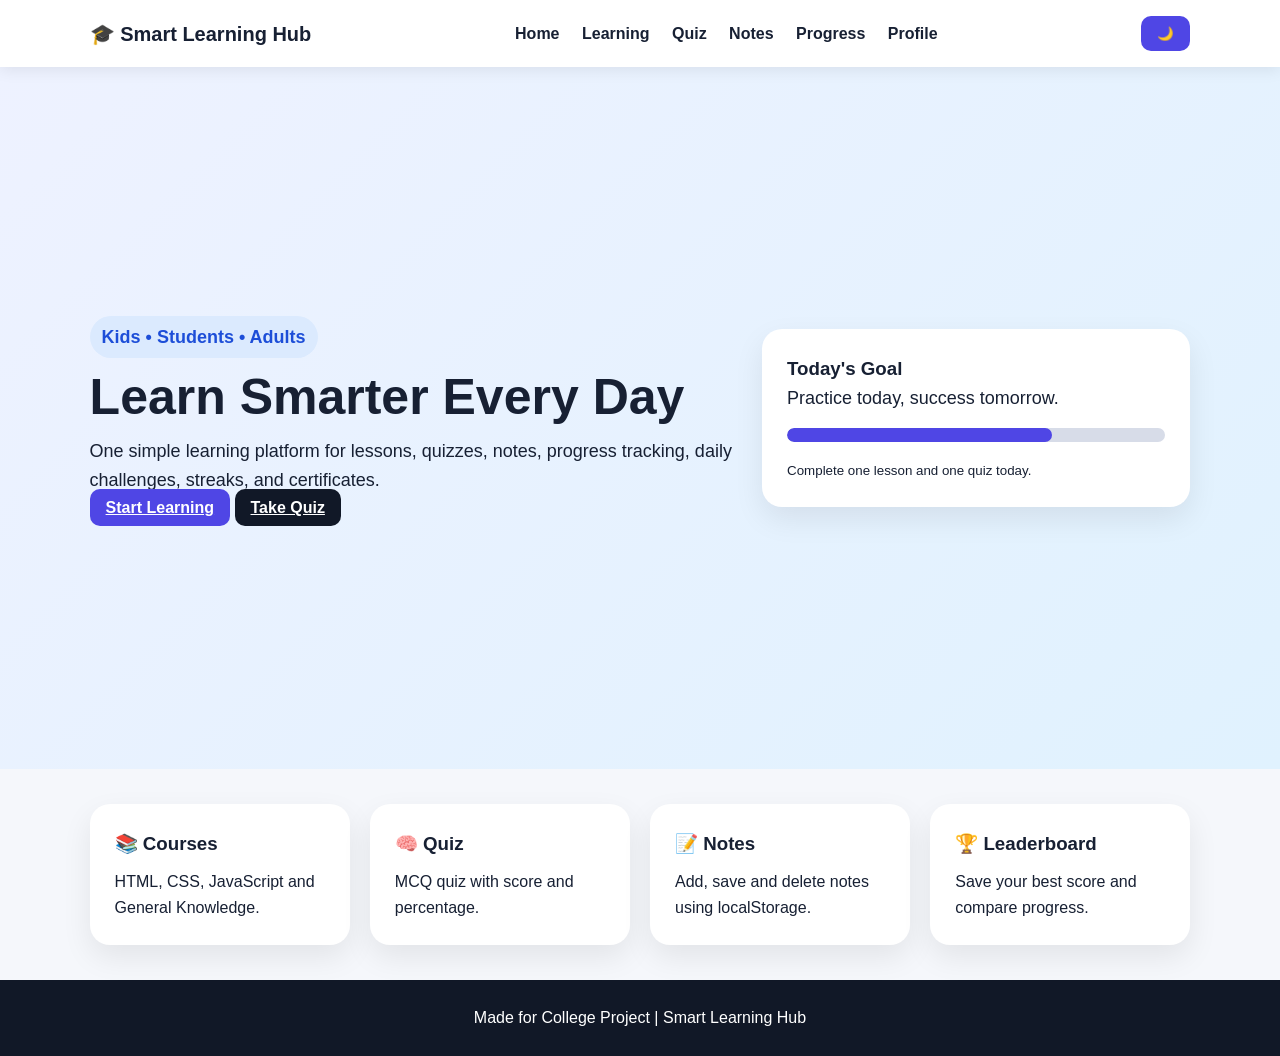
<file: index.html>
<!DOCTYPE html>
<html lang="en">
<head>
  <meta charset="UTF-8" />
  <meta name="viewport" content="width=device-width, initial-scale=1.0" />
  <title>Smart Learning Hub</title>
  <link rel="stylesheet" href="style.css" />
</head>
<body>
  <header class="navbar">
    <div class="logo">🎓 Smart Learning Hub</div>
    <nav id="navLinks">
      <a href="index.html">Home</a>
      <a href="learning.html">Learning</a>
      <a href="quiz.html">Quiz</a>
      <a href="notes.html">Notes</a>
      <a href="progress.html">Progress</a>
      <a href="profile.html">Profile</a>
    </nav>
    <button class="theme-btn" onclick="toggleTheme()">🌙</button>
    <button class="menu-btn" onclick="toggleMenu()">☰</button>
  </header>

  <section class="hero">
    <div>
      <p class="badge">Kids • Students • Adults</p>
      <h1>Learn Smarter Every Day</h1>
      <p>One simple learning platform for lessons, quizzes, notes, progress tracking, daily challenges, streaks, and certificates.</p>
      <a class="btn" href="learning.html">Start Learning</a>
      <a class="btn secondary" href="quiz.html">Take Quiz</a>
    </div>
    <div class="hero-card">
      <h3>Today's Goal</h3>
      <p id="quote">Loading...</p>
      <div class="progress-line"><span style="width: 70%"></span></div>
      <small>Complete one lesson and one quiz today.</small>
    </div>
  </section>

  <section class="cards">
    <div class="card"><h3>📚 Courses</h3><p>HTML, CSS, JavaScript and General Knowledge.</p></div>
    <div class="card"><h3>🧠 Quiz</h3><p>MCQ quiz with score and percentage.</p></div>
    <div class="card"><h3>📝 Notes</h3><p>Add, save and delete notes using localStorage.</p></div>
    <div class="card"><h3>🏆 Leaderboard</h3><p>Save your best score and compare progress.</p></div>
  </section>

  <footer>Made for College Project | Smart Learning Hub</footer>
  <script src="app.js"></script>
  
</body>
</html>
</file>
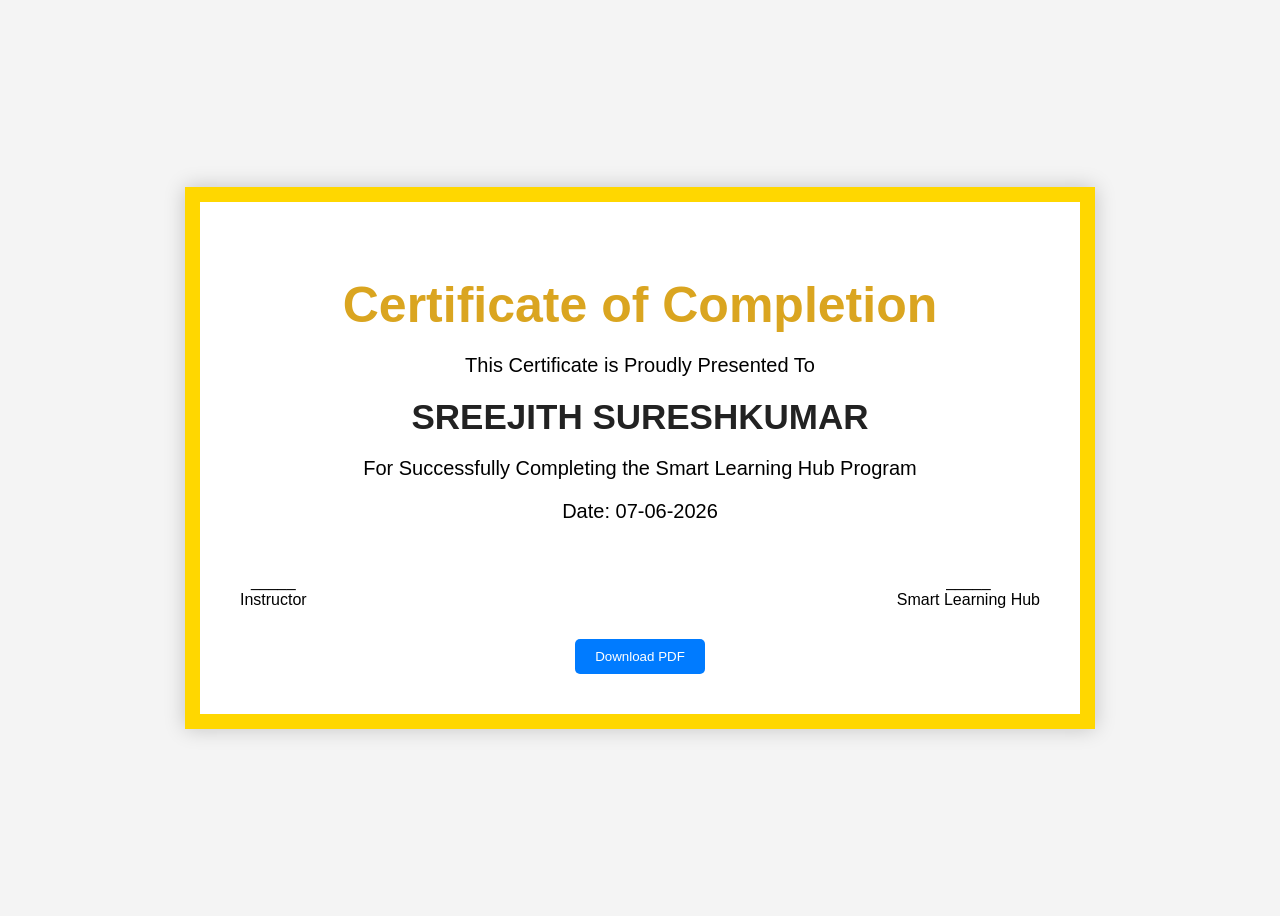
<file: certificat.html>
<!DOCTYPE html>
<html>
<head>
<title>Certificate</title>
<style>
body{
font-family:Arial,sans-serif;
background:#f4f4f4;
display:flex;
justify-content:center;
align-items:center;
height:100vh;
}

.certificate{
background:white;
width:800px;
padding:40px;
text-align:center;
border:15px solid gold;
box-shadow:0 0 20px rgba(0,0,0,0.2);
}

h1{
color:goldenrod;
font-size:50px;
margin-bottom:20px;
}

.name{
font-size:35px;
font-weight:bold;
color:#222;
margin:20px 0;
}

p{
font-size:20px;
}

.signature{
margin-top:50px;
display:flex;
justify-content:space-between;
}

button{
margin-top:30px;
padding:10px 20px;
background:#007bff;
color:white;
border:none;
border-radius:5px;
cursor:pointer;
}
</style>
</head>

<body>

<div class="certificate">
<h1>Certificate of Completion</h1>

<p>This Certificate is Proudly Presented To</p>

<div class="name">SREEJITH SURESHKUMAR</div>

<p>
For Successfully Completing the
Smart Learning Hub Program
</p>

<p>Date: 07-06-2026</p>

<div class="signature">
<div>
_____<br>
Instructor
</div>

<div>
_____<br>
Smart Learning Hub
</div>
</div>

<button onclick="window.print()">Download PDF</button>

</div>

</body>
</html>
</file>
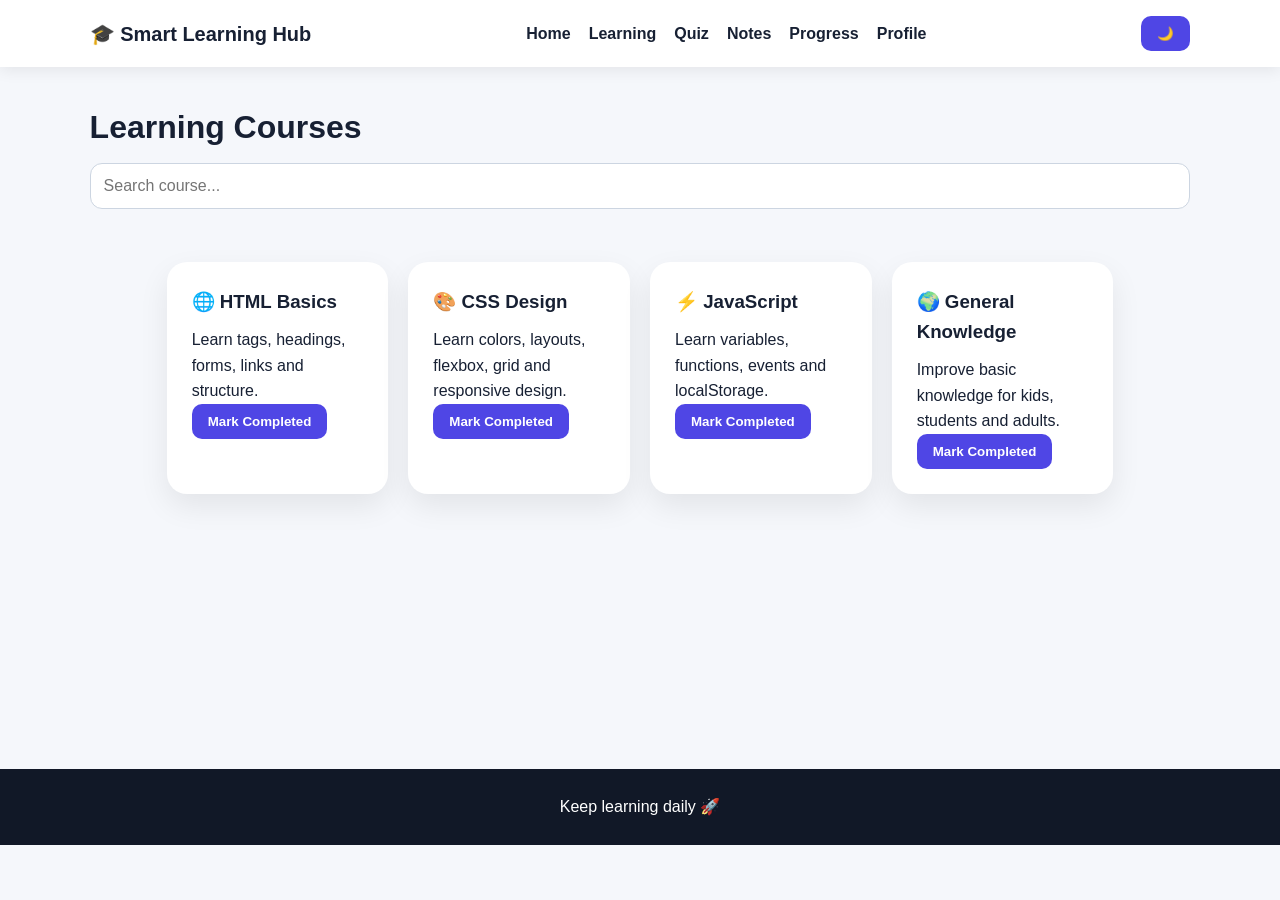
<file: learning.html>
<!DOCTYPE html>
<html lang="en">
<head>
  <meta charset="UTF-8" />
  <meta name="viewport" content="width=device-width, initial-scale=1.0" />
  <title>Learning | Smart Learning Hub</title>
  <link rel="stylesheet" href="style.css" />
</head>
<body>
<header class="navbar">
  <div class="logo">🎓 Smart Learning Hub</div>
  <nav id="navLinks">
    <a href="index.html">Home</a><a href="learning.html">Learning</a><a href="quiz.html">Quiz</a><a href="notes.html">Notes</a><a href="progress.html">Progress</a><a href="profile.html">Profile</a>
  </nav>
  <button class="theme-btn" onclick="toggleTheme()">🌙</button><button class="menu-btn" onclick="toggleMenu()">☰</button>
</header>

<main class="container">
  <h1>Learning Courses</h1>
  <input class="search" id="searchCourse" placeholder="Search course..." onkeyup="filterCourses()" />
  <div class="cards" id="courseList">
    <div class="card course" data-title="HTML Basics"><h3>🌐 HTML Basics</h3><p>Learn tags, headings, forms, links and structure.</p><button onclick="completeLesson('HTML Basics')">Mark Completed</button></div>
    <div class="card course" data-title="CSS Design"><h3>🎨 CSS Design</h3><p>Learn colors, layouts, flexbox, grid and responsive design.</p><button onclick="completeLesson('CSS Design')">Mark Completed</button></div>
    <div class="card course" data-title="JavaScript"><h3>⚡ JavaScript</h3><p>Learn variables, functions, events and localStorage.</p><button onclick="completeLesson('JavaScript')">Mark Completed</button></div>
    <div class="card course" data-title="General Knowledge"><h3>🌍 General Knowledge</h3><p>Improve basic knowledge for kids, students and adults.</p><button onclick="completeLesson('General Knowledge')">Mark Completed</button></div>
  </div>
</main>
<footer>Keep learning daily 🚀</footer>
<script src="app.js"></script>
</body>
</html>
</file>
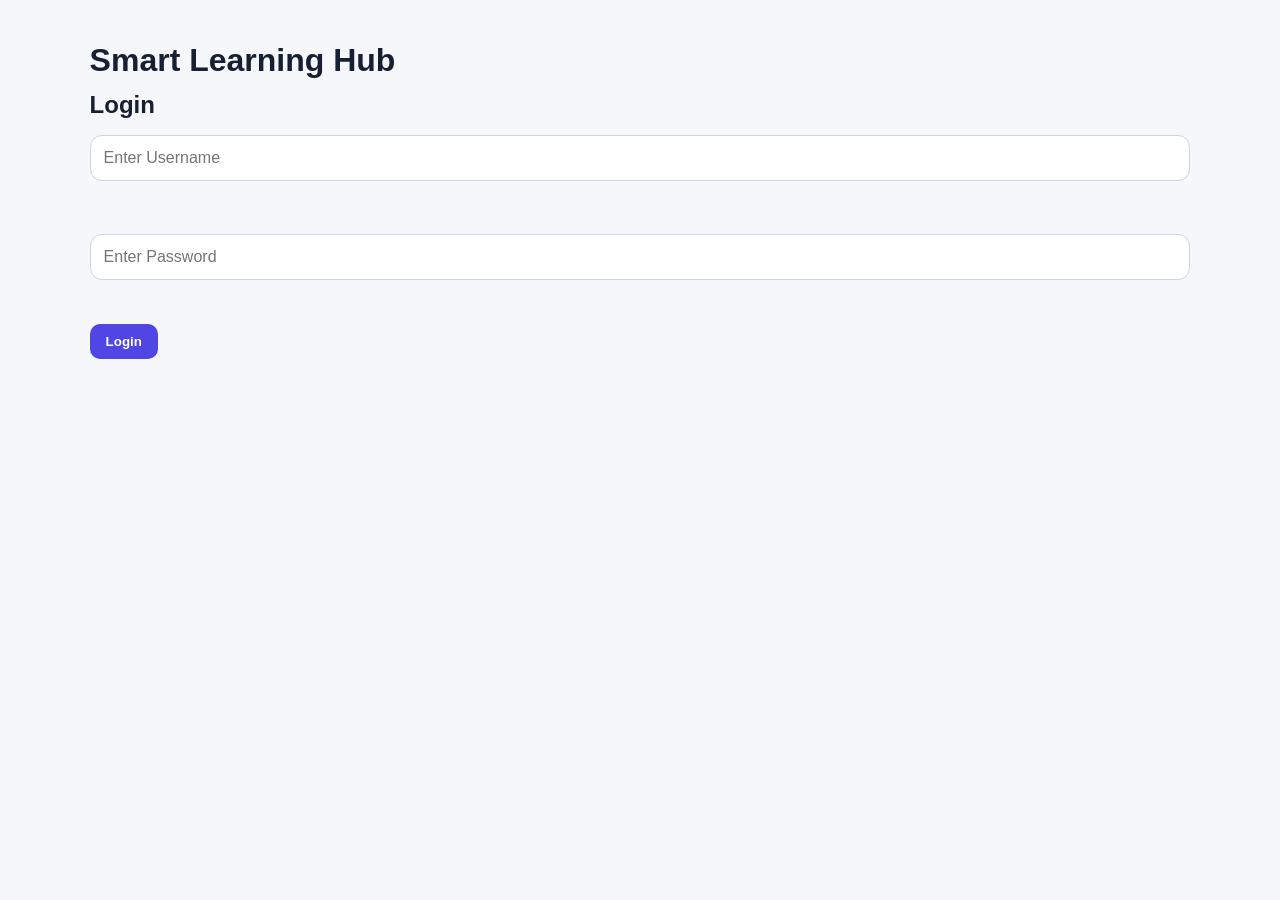
<file: login.html>
<!DOCTYPE html>
<html>
<head>
<title>Login</title>
<link rel="stylesheet" href="style.css">
</head>
<body>

<div class="container">
<h1>Smart Learning Hub</h1>

<h2>Login</h2>

<input type="text" id="username" placeholder="Enter Username">
<br><br>

<input type="password" id="password" placeholder="Enter Password">
<br><br>

<button onclick="login()">Login</button>

<p id="msg"></p>

</div>

<script>
function login(){
let user=document.getElementById("username").value;
let pass=document.getElementById("password").value;

if(user==="admin" && pass==="1234"){
localStorage.setItem("loggedIn","true");
window.location.href="index.html";
}
else{
document.getElementById("msg").innerHTML="Invalid Login";
}
}
</script>

</body>
</html>
</file>
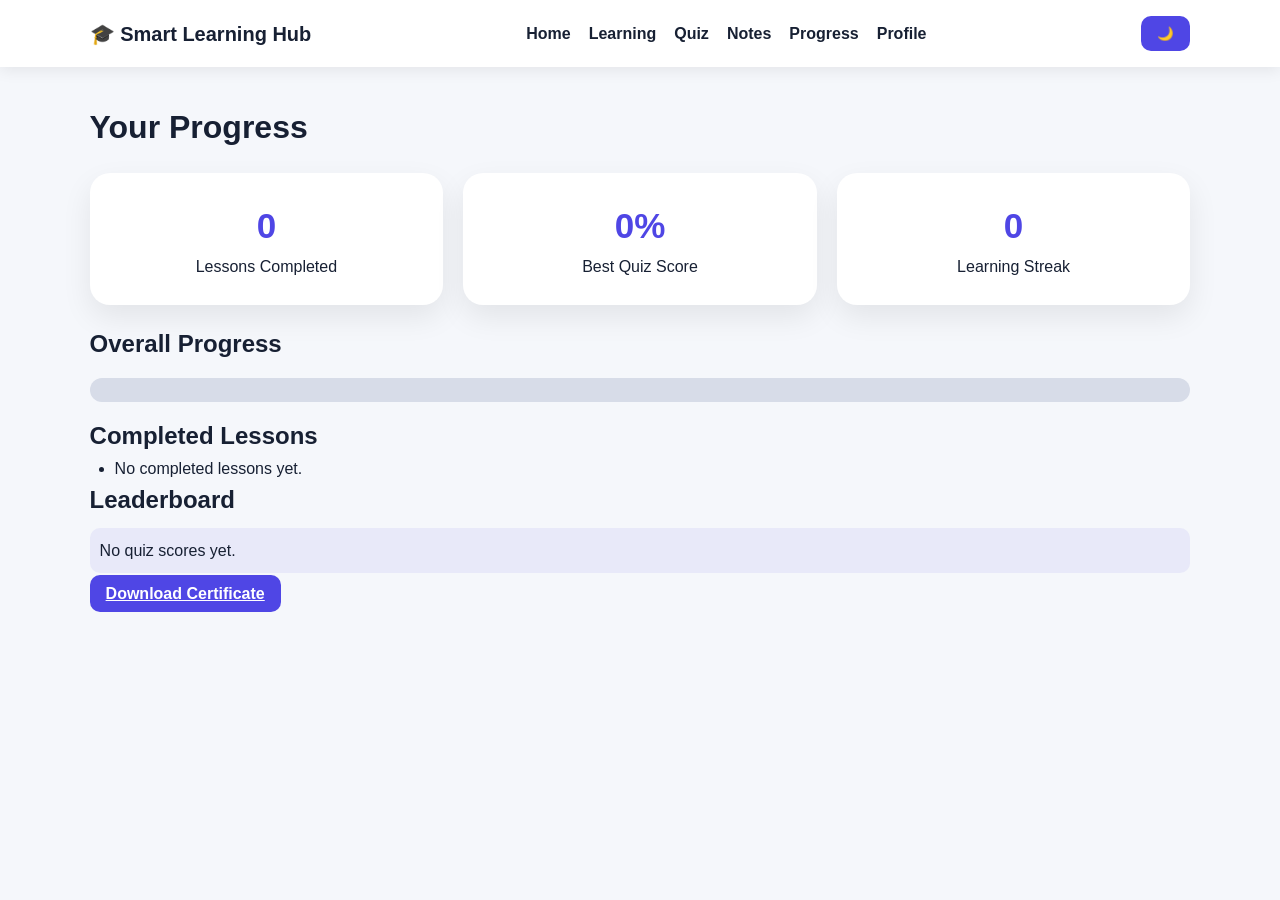
<file: progress.html>
<!DOCTYPE html>
<html lang="en">
<head>
  <meta charset="UTF-8" />
  <meta name="viewport" content="width=device-width, initial-scale=1.0" />
  <title>Progress | Smart Learning Hub</title>
  <link rel="stylesheet" href="style.css" />
</head>
<body>
<header class="navbar">
  <div class="logo">🎓 Smart Learning Hub</div>
  <nav id="navLinks">
    <a href="index.html">Home</a><a href="learning.html">Learning</a><a href="quiz.html">Quiz</a><a href="notes.html">Notes</a><a href="progress.html">Progress</a><a href="profile.html">Profile</a>
  </nav>
  <button class="theme-btn" onclick="toggleTheme()">🌙</button><button class="menu-btn" onclick="toggleMenu()">☰</button>
</header>

<main class="container">
  <h1>Your Progress</h1>
  <div class="dashboard">
    <div class="stat"><h2 id="lessonCount">0</h2><p>Lessons Completed</p></div>
    <div class="stat"><h2 id="bestScore">0%</h2><p>Best Quiz Score</p></div>
    <div class="stat"><h2 id="streak">0</h2><p>Learning Streak</p></div>
  </div>
  <h2>Overall Progress</h2>
  <div class="progress-line big"><span id="overallBar"></span></div>
  <h2>Completed Lessons</h2>
  <ul id="lessonList"></ul>
  <h2>Leaderboard</h2>
  <div id="leaderboard"></div>
  <a class="btn" href="certificate.html">Download Certificate</a>
</main>
<script src="app.js"></script>
<script src="progress.js"></script>
</body>
</html>
</file>
<file: style.css>
*{box-sizing:border-box;margin:0;padding:0;font-family:Arial,Helvetica,sans-serif}body{background:#f5f7fb;color:#172033;line-height:1.6}.dark{background:#101827;color:#f4f7fb}.navbar{display:flex;align-items:center;justify-content:space-between;padding:16px 7%;background:#ffffff;box-shadow:0 3px 15px rgba(0,0,0,.08);position:sticky;top:0;z-index:10}.dark .navbar,.dark .card,.dark .hero-card,.dark .stat,.dark input,.dark textarea,.dark select{background:#182235;color:#fff}.logo{font-weight:800;font-size:20px}nav a{color:inherit;text-decoration:none;margin:0 9px;font-weight:600}.theme-btn,.menu-btn,button,.btn{border:0;background:#4f46e5;color:white;padding:10px 16px;border-radius:10px;cursor:pointer;font-weight:700}.menu-btn{display:none}.secondary{background:#111827}.hero{min-height:78vh;display:grid;grid-template-columns:1.2fr .8fr;gap:30px;align-items:center;padding:60px 7%;background:linear-gradient(135deg,#eef2ff,#e0f2fe)}.dark .hero{background:linear-gradient(135deg,#111827,#1e293b)}.hero h1{font-size:50px;line-height:1.1;margin:12px 0}.hero p{font-size:18px;max-width:650px}.badge{display:inline-block;background:#dbeafe;color:#1d4ed8;padding:7px 12px;border-radius:999px;font-weight:800}.hero-card,.card,.stat{background:#fff;border-radius:20px;padding:25px;box-shadow:0 12px 30px rgba(0,0,0,.08)}.cards{display:grid;grid-template-columns:repeat(auto-fit,minmax(220px,1fr));gap:20px;padding:35px 7%}.card h3{margin-bottom:10px}.container{padding:35px 7%;min-height:78vh}.search,input,textarea,select{width:100%;padding:13px;margin:10px 0 18px;border:1px solid #ccd5e1;border-radius:12px;font-size:16px}textarea{min-height:150px;resize:vertical}.progress-line{width:100%;height:14px;background:#d7dce8;border-radius:20px;overflow:hidden;margin:15px 0}.progress-line span{display:block;height:100%;background:#4f46e5;border-radius:20px}.big{height:24px}.quiz-question{background:rgba(79,70,229,.08);padding:18px;border-radius:15px;margin:15px 0}.quiz-question label{display:block;margin:8px 0}.dashboard{display:grid;grid-template-columns:repeat(auto-fit,minmax(180px,1fr));gap:20px;margin:20px 0}.stat{text-align:center}.stat h2{font-size:35px;color:#4f46e5}.note-item{display:flex;justify-content:space-between;gap:10px;align-items:flex-start;background:rgba(79,70,229,.08);padding:15px;margin:12px 0;border-radius:15px}.profile-card{max-width:700px;margin:auto}footer{text-align:center;padding:25px;background:#111827;color:#fff}ul{padding-left:25px}#result{margin-top:20px;font-size:20px;font-weight:800}#leaderboard p{padding:10px;background:rgba(79,70,229,.08);border-radius:10px;margin:8px 0}@media(max-width:760px){.hero{grid-template-columns:1fr;padding-top:35px}.hero h1{font-size:36px}nav{display:none;position:absolute;right:7%;top:65px;background:#fff;padding:15px;border-radius:15px;box-shadow:0 10px 25px rgba(0,0,0,.15)}.dark nav{background:#182235}nav.show{display:flex;flex-direction:column}nav a{margin:8px}.menu-btn{display:inline-block}.cards{padding:25px 5%}.container{padding:25px 5%}}
</file>
